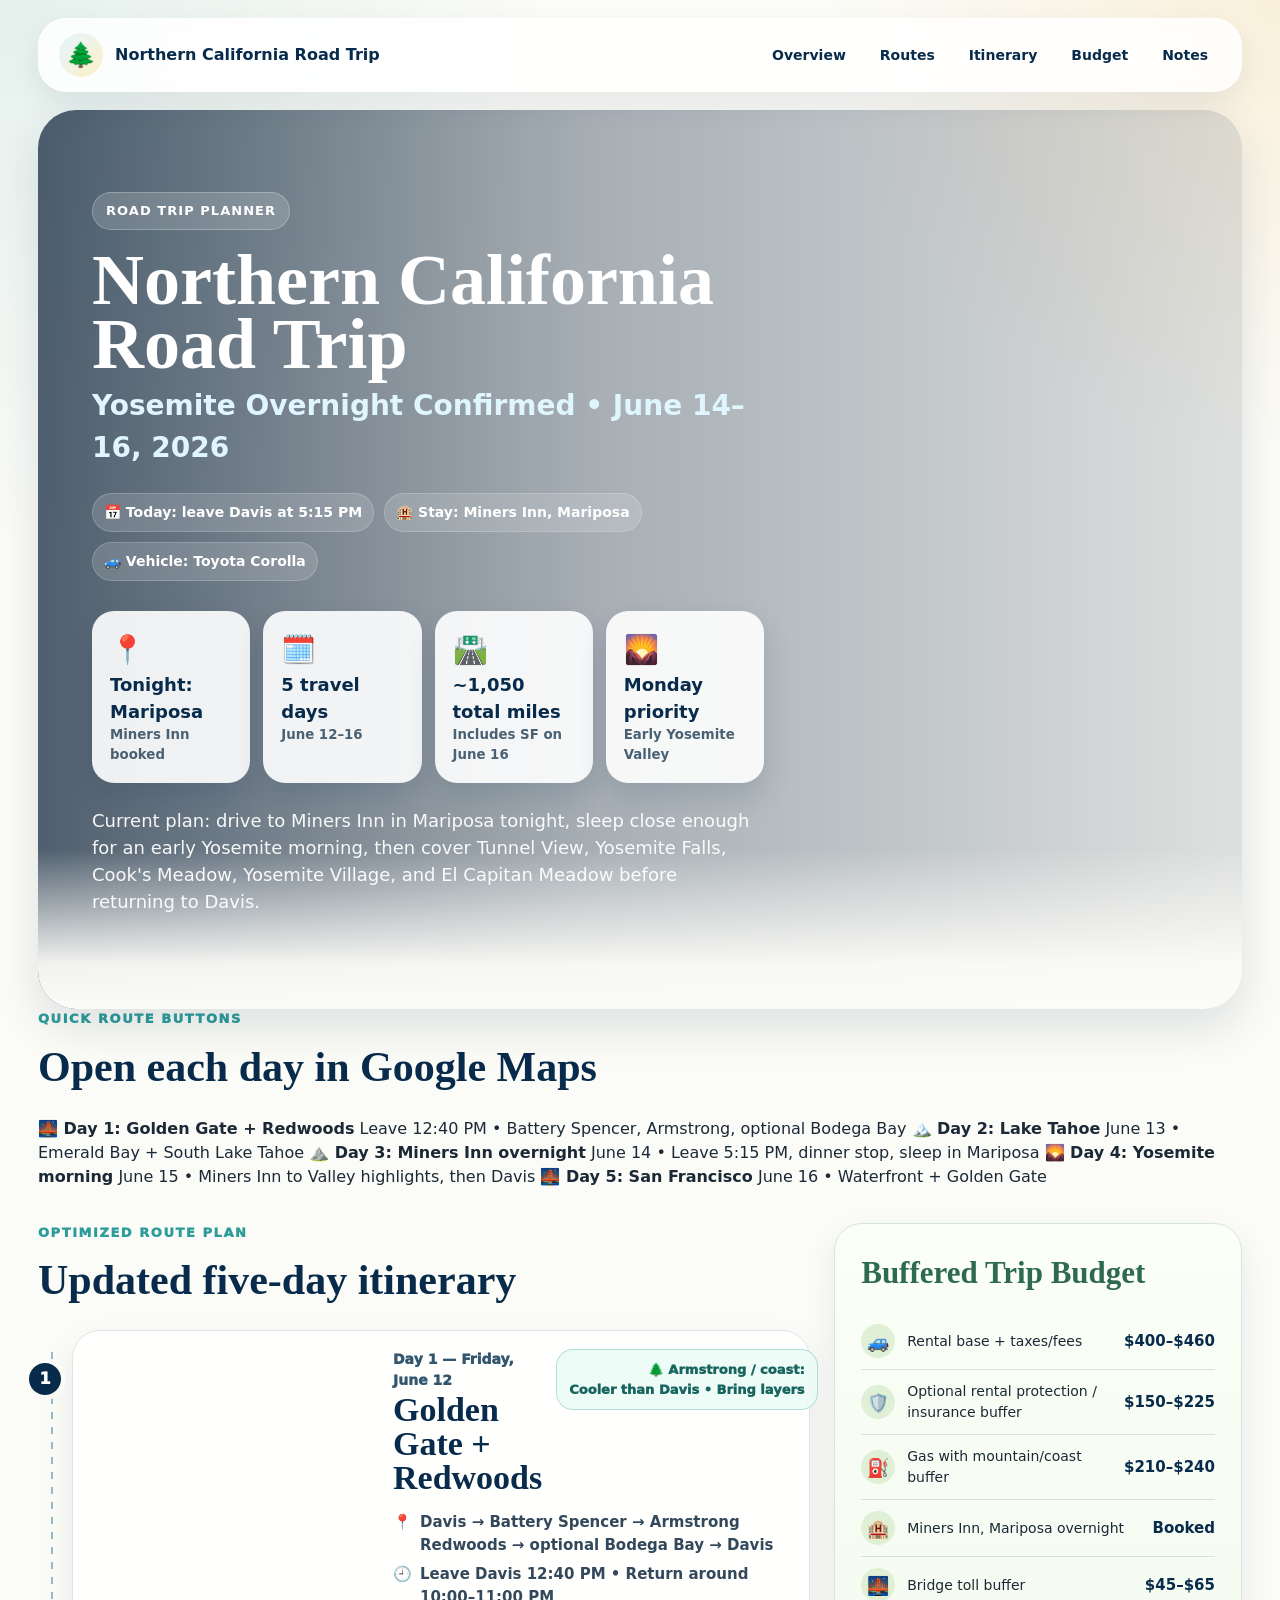
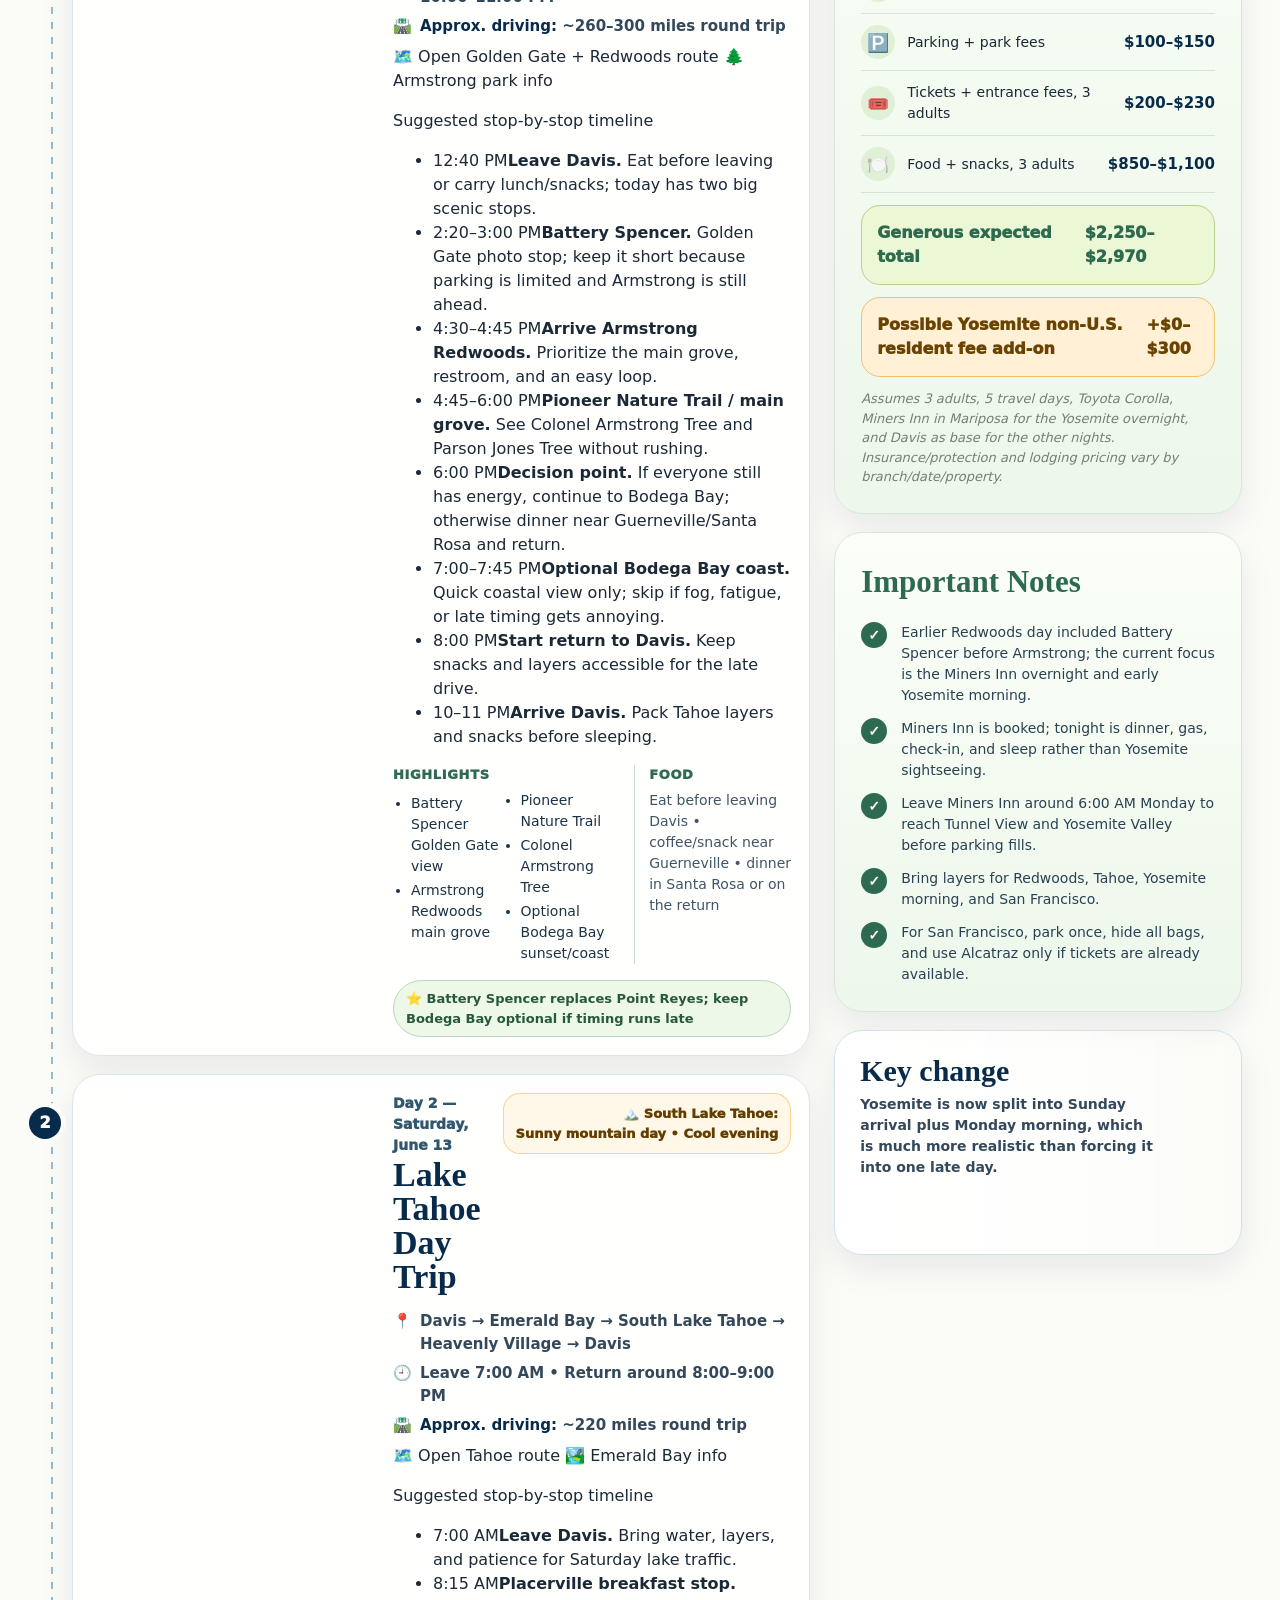
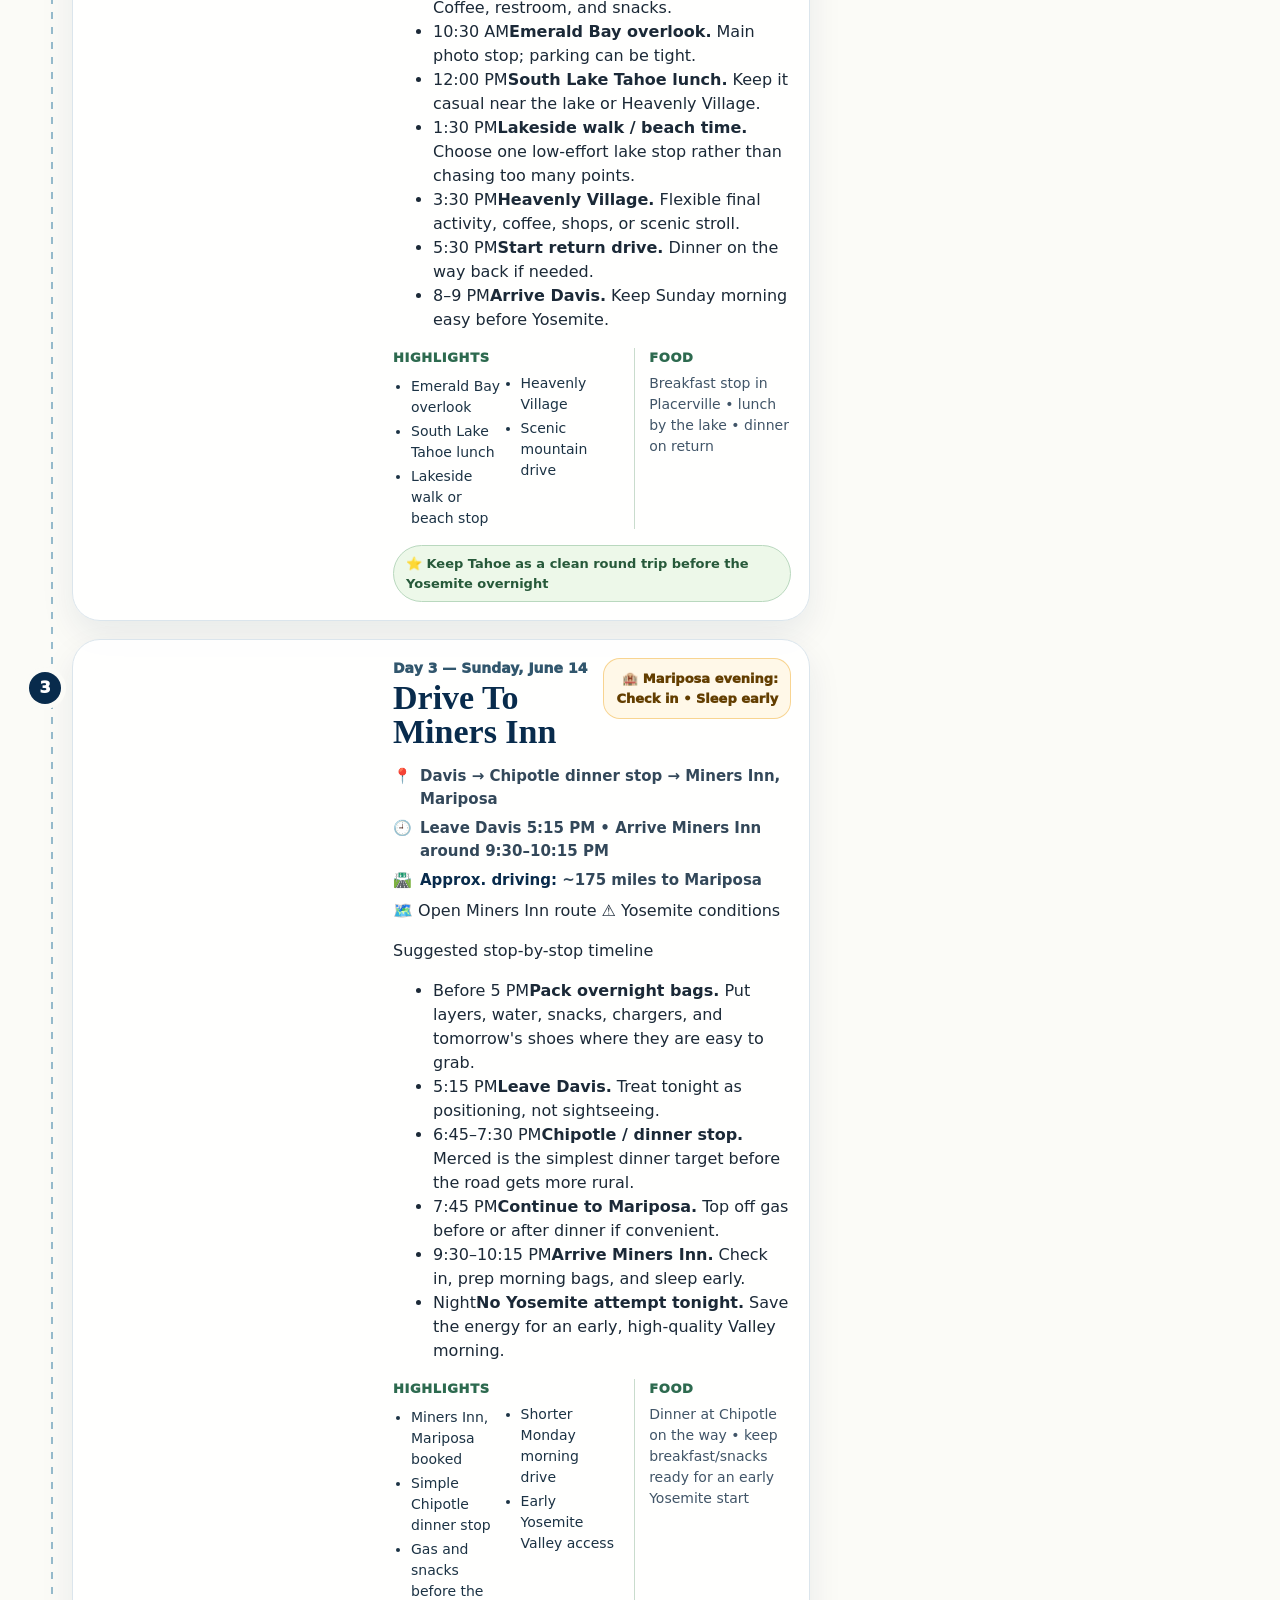
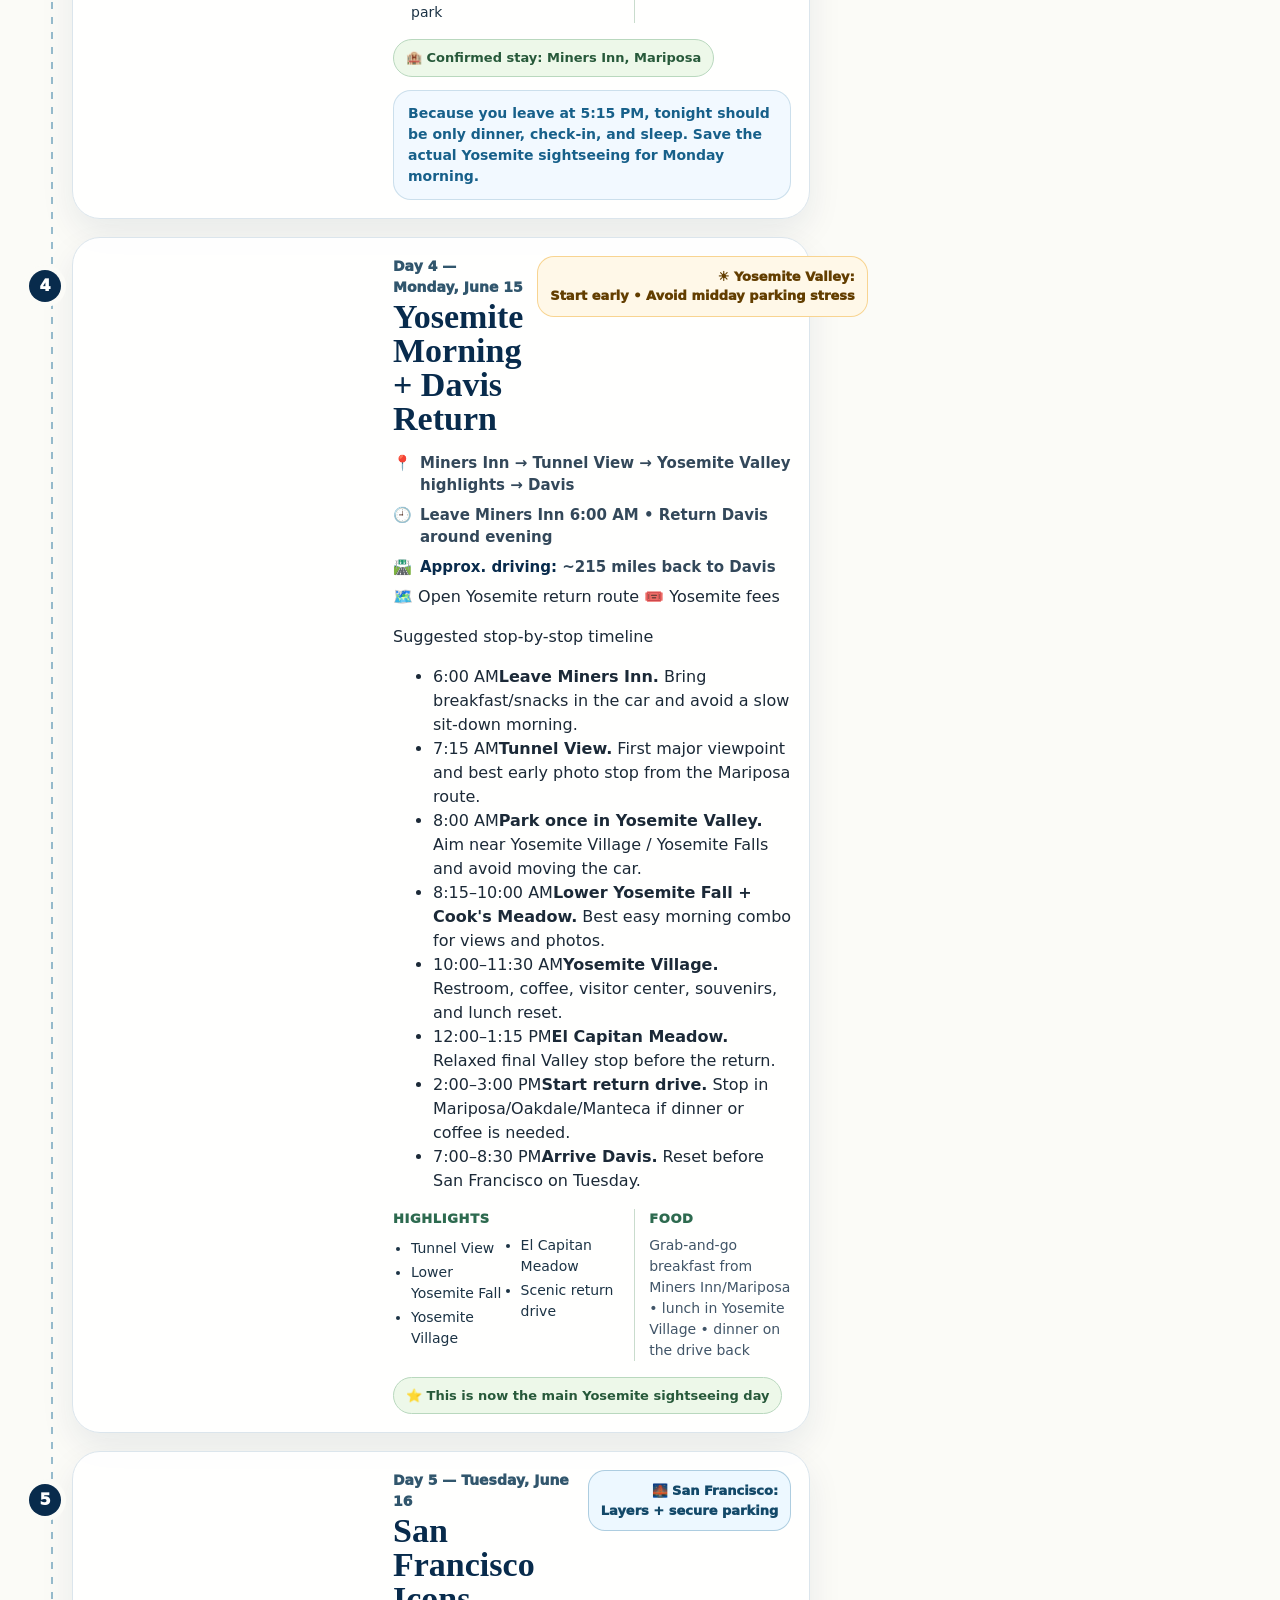
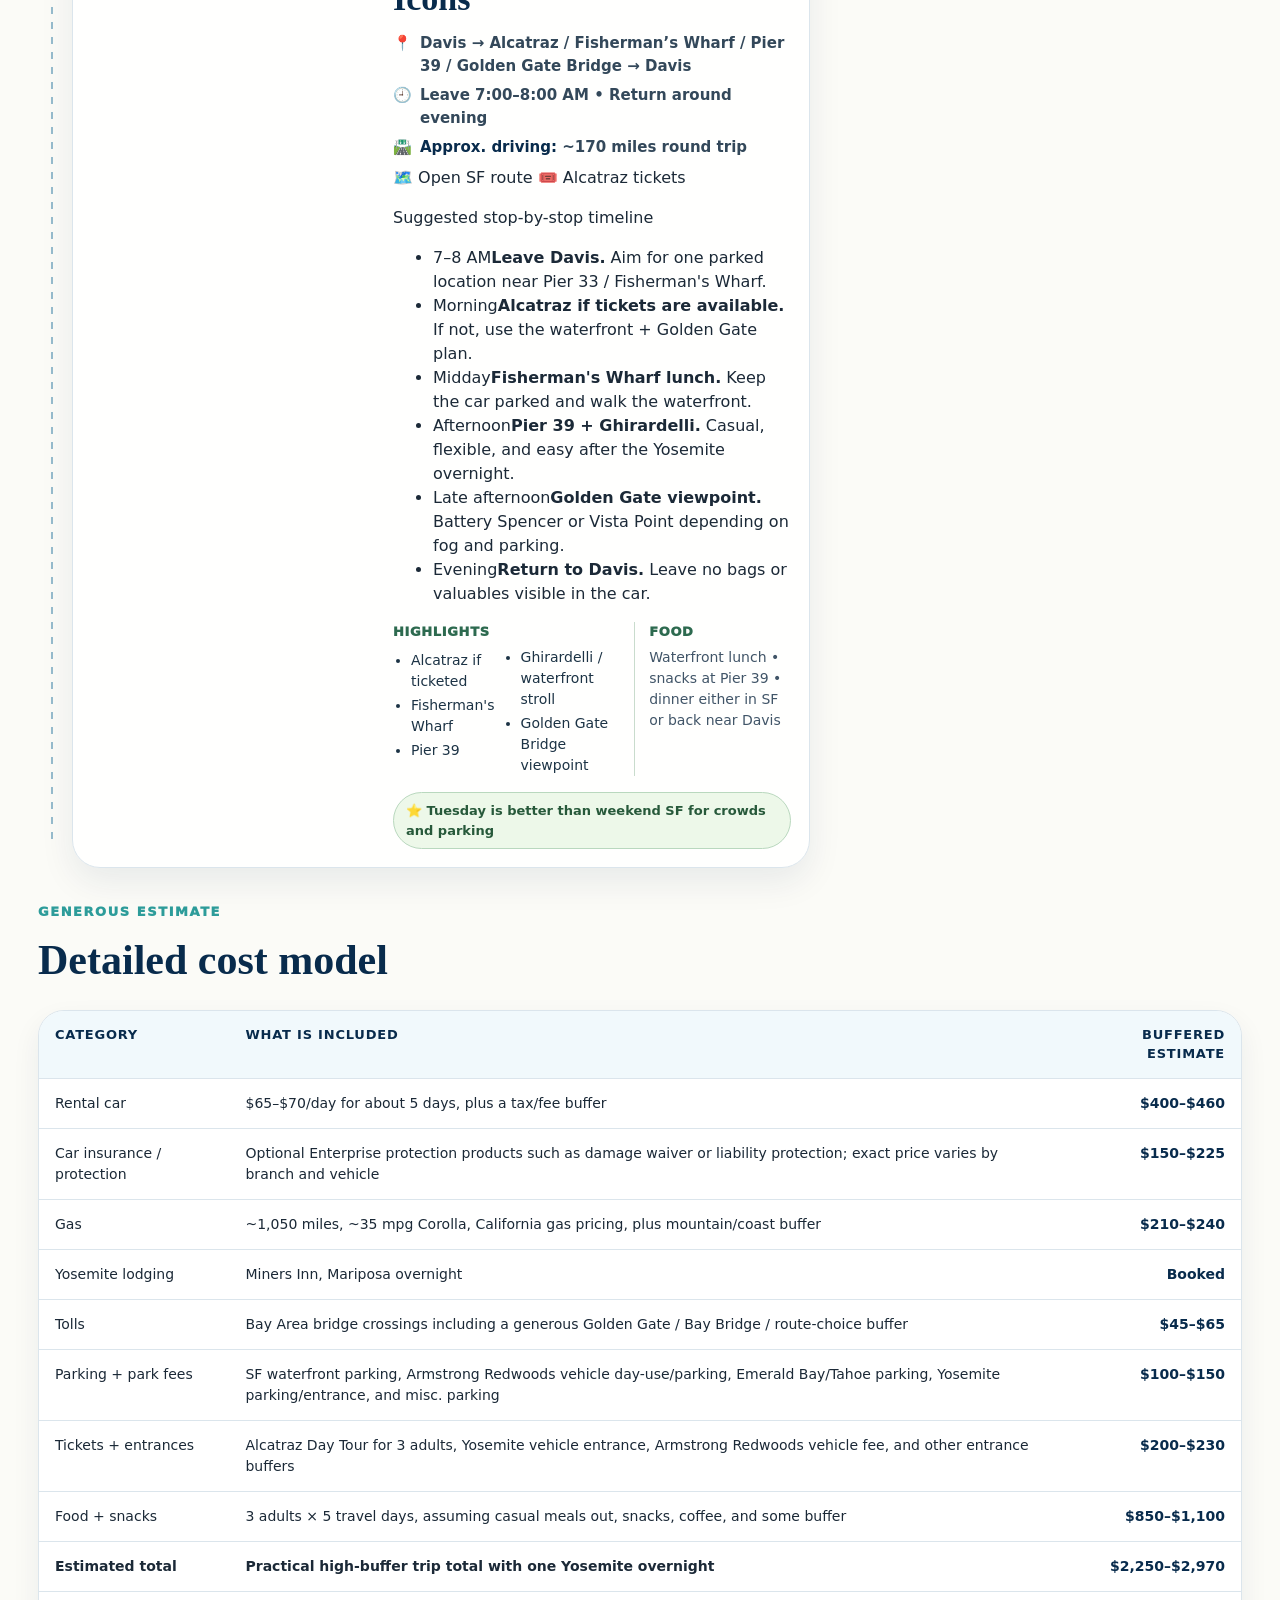
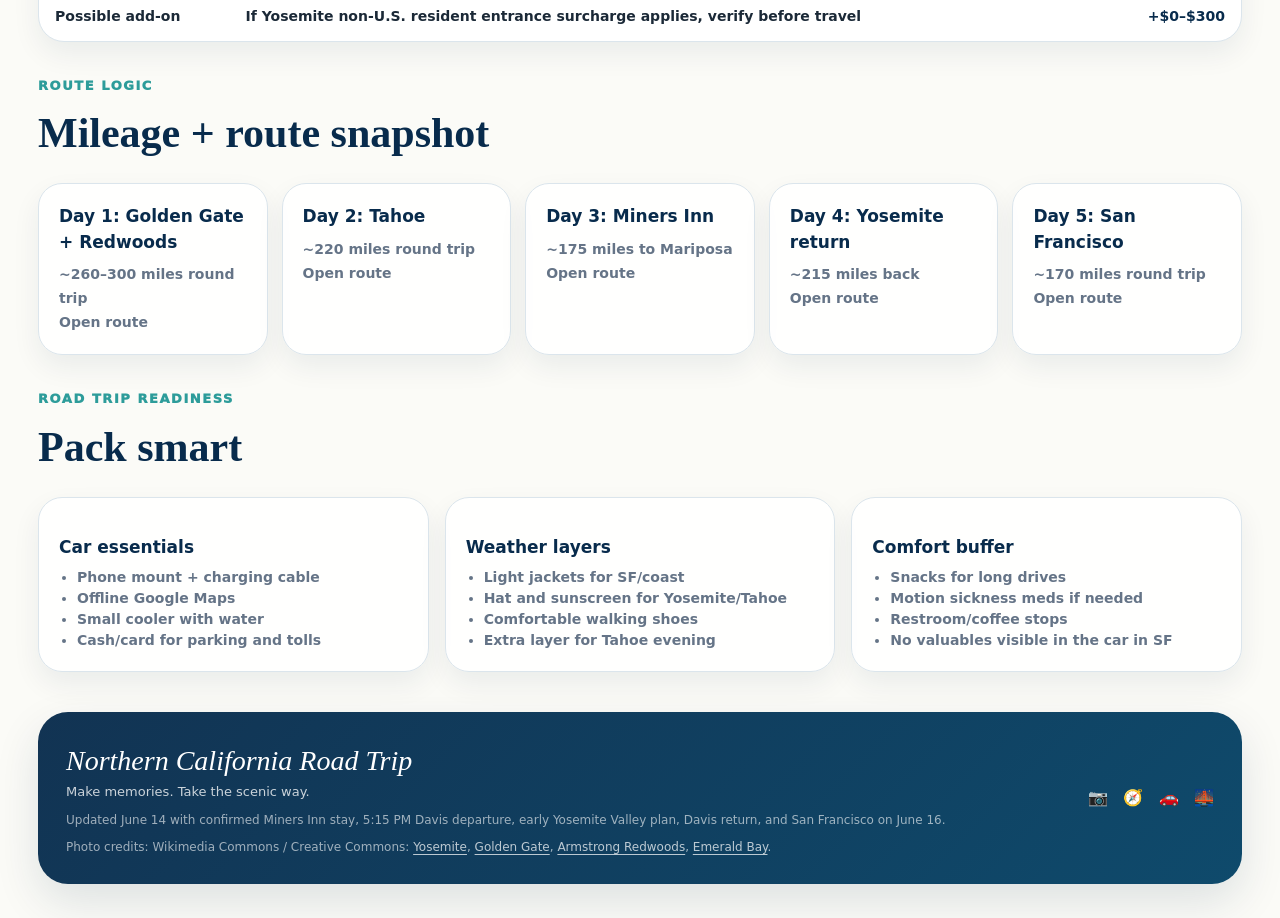
<file: cal-trip/index.html>
<!DOCTYPE html>
<html lang="en">
<head>
  <meta charset="UTF-8" />
  <meta name="viewport" content="width=device-width, initial-scale=1.0" />
  <title>Northern California Road Trip</title>
  <link rel="preconnect" href="https://commons.wikimedia.org" />
  <link rel="preconnect" href="https://upload.wikimedia.org" />
  <style>
    :root {
      --navy:#082b4c; --blue:#176b98; --teal:#2d9c9a; --forest:#2d6a4f; --gold:#f2b84b;
      --paper:#fbfbf7; --ink:#1b2937; --muted:#657487; --line:#dbe5ec;
      --shadow:0 18px 45px rgba(8,43,76,.12);
    }
    * { box-sizing:border-box; }
    html { scroll-behavior:smooth; }
    body {
      margin:0; font-family:Inter, ui-sans-serif, system-ui, -apple-system, BlinkMacSystemFont, "Segoe UI", sans-serif;
      color:var(--ink);
      background:
        radial-gradient(circle at top left, rgba(45,156,154,.11), transparent 34rem),
        radial-gradient(circle at top right, rgba(242,184,75,.16), transparent 28rem),
        var(--paper);
      line-height:1.5;
    }
    a { color:inherit; text-decoration:none; }
    .page { max-width:1240px; margin:auto; padding:18px; }
    .nav {
      position:sticky; top:14px; z-index:40; display:flex; justify-content:space-between; align-items:center; gap:16px;
      padding:14px 20px; border-radius:28px; background:rgba(255,255,255,.86);
      border:1px solid rgba(255,255,255,.8); backdrop-filter:blur(18px); box-shadow:0 12px 30px rgba(8,43,76,.08);
    }
    .brand { display:flex; align-items:center; gap:12px; font-weight:900; color:var(--navy); }
    .brand-mark {
      width:44px; height:44px; display:grid; place-items:center; border-radius:50%;
      background:linear-gradient(135deg,#e4f5ff,#fef0c7); font-size:24px;
    }
    .nav-links { display:flex; gap:8px; flex-wrap:wrap; }
    .nav-links a { padding:9px 13px; border-radius:999px; font-size:14px; font-weight:800; color:var(--navy); }
    .nav-links a:hover { background:#edf7fb; }

    .hero {
      position:relative; overflow:hidden; min-height:620px; margin-top:18px; border-radius:38px; box-shadow:var(--shadow);
      background:
        linear-gradient(90deg, rgba(6,28,52,.70), rgba(6,28,52,.35) 45%, rgba(6,28,52,.12)),
        url('https://commons.wikimedia.org/wiki/Special:FilePath/Tunnel_View%2C_Yosemite_Valley%2C_Yosemite_NP_-_Diliff.jpg?width=1800') center/cover no-repeat;
      color:#fff;
    }
    .hero::after {
      content:""; position:absolute; inset:auto 0 0 0; height:160px;
      background:linear-gradient(180deg, transparent, rgba(251,251,247,.95) 72%, var(--paper));
    }
    .hero-content { position:relative; z-index:2; max-width:780px; padding:82px 54px 76px; }
    .eyebrow {
      display:inline-flex; gap:8px; padding:8px 13px; border-radius:999px;
      background:rgba(255,255,255,.16); border:1px solid rgba(255,255,255,.25); backdrop-filter:blur(12px);
      font-size:13px; font-weight:900; text-transform:uppercase; letter-spacing:.08em;
    }
    h1 {
      margin:18px 0 8px; font-family:Georgia, "Times New Roman", serif;
      font-size:72px; line-height:.9; letter-spacing:0;
    }
    .subtitle { margin:0; font-size:28px; font-weight:900; color:#dff6ff; }
    .micro { display:flex; flex-wrap:wrap; gap:10px; margin:24px 0 24px; font-size:14px; }
    .micro span {
      display:inline-flex; gap:7px; padding:8px 11px; border-radius:999px;
      background:rgba(255,255,255,.15); border:1px solid rgba(255,255,255,.18); backdrop-filter:blur(10px);
      font-weight:760;
    }
    .summary {
      display:grid; grid-template-columns:repeat(4,1fr); gap:13px; margin-top:30px;
    }
    .summary-card {
      min-height:118px; padding:18px; border-radius:22px; background:rgba(255,255,255,.9); color:var(--navy);
      box-shadow:0 14px 30px rgba(8,43,76,.14);
    }
    .summary-card .icon { font-size:28px; }
    .summary-card strong { display:block; font-size:18px; }
    .summary-card small { display:block; color:#496173; font-weight:750; }
    .hero-note { max-width:750px; margin-top:24px; font-size:18px; color:rgba(255,255,255,.94); }

    section { scroll-margin-top:100px; }
    .main { display:grid; grid-template-columns:1.78fr .94fr; gap:24px; margin-top:34px; align-items:start; }
    .kicker { margin:0 0 7px; color:var(--teal); font-size:13px; font-weight:950; letter-spacing:.12em; text-transform:uppercase; }
    .section-title {
      margin:0 0 18px; color:var(--navy); font-family:Georgia, "Times New Roman", serif;
      font-size:42px; letter-spacing:0;
    }

    .timeline { position:relative; display:grid; gap:18px; padding-left:34px; }
    .timeline::before {
      content:""; position:absolute; left:13px; top:22px; bottom:22px; width:2px;
      background:repeating-linear-gradient(to bottom, rgba(23,107,152,.44) 0 7px, transparent 7px 15px);
    }

    .day {
      position:relative; display:grid; grid-template-columns:minmax(280px, 34%) 1fr; gap:22px;
      padding:18px; border:1px solid var(--line); border-radius:28px; background:rgba(255,255,255,.92);
      box-shadow:0 14px 34px rgba(8,43,76,.08);
    }
    .num {
      position:absolute; left:-44px; top:32px; width:32px; height:32px; display:grid; place-items:center;
      border-radius:50%; background:var(--navy); color:#fff; font-weight:950; box-shadow:0 0 0 5px var(--paper);
    }
    .photo {
      width:100%; aspect-ratio:4 / 3; align-self:start; border-radius:22px; background-size:cover; background-position:center;
      box-shadow:inset 0 0 0 1px rgba(255,255,255,.35);
      filter:saturate(1.06) contrast(1.04);
      background-repeat:no-repeat;
    }
    .photo-yosemite { background-image:url('https://commons.wikimedia.org/wiki/Special:FilePath/Tunnel_View%2C_Yosemite_Valley%2C_Yosemite_NP_-_Diliff.jpg?width=2200'); }
    .photo-sf { background-image:url('https://commons.wikimedia.org/wiki/Special:FilePath/Golden_Gate_Bridge_as_seen_from_Battery_East.jpg?width=2200'); }
    .photo-coast { background-image:url('https://commons.wikimedia.org/wiki/Special:FilePath/Armstrong_Redwoods_State_Natural_Reserve_-_02.jpg?width=2200'); background-position:center 42%; }
    .photo-tahoe { background-image:url('https://commons.wikimedia.org/wiki/Special:FilePath/Emerald_Bay%2C_Lake_Tahoe%2C_Nevada_%2821560966962%29.jpg?width=2200'); }

    .day-top { display:flex; justify-content:space-between; align-items:flex-start; gap:14px; margin-bottom:8px; }
    .date { color:#31566d; font-size:14px; font-weight:950; }
    .day-title {
      margin:2px 0 8px; color:var(--navy); font-family:Georgia, "Times New Roman", serif;
      font-size:34px; line-height:1; letter-spacing:0;
    }
    .weather {
      flex:0 0 auto; padding:10px 12px; border-radius:17px; border:1px solid rgba(242,184,75,.55);
      background:#fff8e8; color:#633e00; font-size:13px; font-weight:950; text-align:right;
    }
    .weather.blue { border-color:rgba(23,107,152,.3); background:#edf8ff; color:#134969; }
    .weather.teal { border-color:rgba(45,156,154,.3); background:#eefcf8; color:#18645e; }

    .route,.time,.miles {
      display:flex; gap:8px; margin:7px 0; color:#33485a; font-size:15px; font-weight:760;
    }
    .miles strong { color:var(--navy); }
    .details { display:grid; grid-template-columns:1.35fr .95fr; gap:18px; margin-top:15px; }
    .label { margin:0 0 6px; color:var(--forest); font-size:13px; font-weight:950; letter-spacing:.05em; text-transform:uppercase; }
    .highlights { columns:2; padding-left:18px; margin:0; color:#1c3345; font-size:14px; }
    .highlights li { break-inside:avoid; margin:3px 0; }
    .food { border-left:1px solid #c9dccd; padding-left:14px; color:#415568; font-size:14px; }
    .pill-row { display:flex; flex-wrap:wrap; gap:9px; margin-top:16px; }
    .pill {
      display:inline-flex; gap:7px; padding:8px 12px; border-radius:999px; border:1px solid #b9d8be;
      background:#edf8e9; color:#27593a; font-size:13px; font-weight:850;
    }
    .callout {
      margin-top:13px; padding:12px 14px; border-radius:18px; border:1px solid rgba(23,107,152,.18);
      background:#f2f9ff; color:#17608a; font-size:14px; font-weight:800;
    }

    .sidebar { position:sticky; top:96px; display:grid; gap:18px; }
    .side {
      border:1px solid #d6e6d8; border-radius:28px; background:linear-gradient(180deg,#fbfff7,#edf7eb);
      box-shadow:0 14px 34px rgba(8,43,76,.08); overflow:hidden;
    }
    .side-inner { padding:26px; }
    .side h3 {
      margin:0 0 17px; color:var(--forest); font-family:Georgia, "Times New Roman", serif;
      font-size:31px; letter-spacing:0;
    }
    .budget-row {
      display:grid; grid-template-columns:34px 1fr auto; gap:12px; align-items:center;
      padding:11px 0; border-bottom:1px solid rgba(45,106,79,.16); font-size:14px;
    }
    .budget-row:first-child { padding-top:0; }
    .budget-row strong { color:var(--navy); font-size:15px; text-align:right; }
    .round { display:grid; place-items:center; width:34px; height:34px; border-radius:50%; background:#dff0d6; font-size:18px; }
    .total {
      margin-top:12px; padding:15px; border:1px solid #b8d18d; border-radius:19px;
      background:#ecf7d5; color:var(--forest); font-weight:950; display:flex; justify-content:space-between; gap:14px;
    }
    .warning-total { background:#fff0d6; border-color:#f3c16a; color:#6b4300; }
    .muted { margin:12px 0 0; color:#748071; font-size:13px; font-style:italic; }

    .check-list { display:grid; gap:12px; padding:0; margin:0; list-style:none; }
    .check-list li { display:grid; grid-template-columns:30px 1fr; gap:10px; color:#284153; font-size:14px; }
    .check { display:grid; place-items:center; width:26px; height:26px; border-radius:50%; background:var(--forest); color:white; font-weight:950; }

    .swap {
      min-height:225px; border-radius:28px; overflow:hidden; border:1px solid #cde1ef;
      background:
        linear-gradient(90deg, rgba(255,255,255,.94), rgba(255,255,255,.75) 50%, rgba(255,255,255,.15)),
        url('https://commons.wikimedia.org/wiki/Special:FilePath/Tunnel_View%2C_Yosemite_Valley%2C_Yosemite_NP_-_Diliff.jpg?width=1200') center/cover no-repeat;
      box-shadow:0 14px 34px rgba(8,43,76,.08); padding:25px;
    }
    .swap h3,.swap p { max-width:300px; }
    .swap h3 {
      margin:0 0 8px; color:var(--navy); font-family:Georgia, "Times New Roman", serif;
      font-size:30px; line-height:1;
    }
    .swap p { margin:0; color:#33485a; font-size:14px; font-weight:750; }

    .budget-detail,.packing { margin-top:34px; }
    .grid4 { display:grid; grid-template-columns:repeat(auto-fit,minmax(180px,1fr)); gap:14px; }
    .grid3 { display:grid; grid-template-columns:repeat(3,1fr); gap:16px; }
    .mini,.pack {
      padding:20px; border-radius:24px; border:1px solid var(--line); background:rgba(255,255,255,.9);
      box-shadow:0 12px 28px rgba(8,43,76,.07);
    }
    .mini strong,.pack h3 { display:block; color:var(--navy); font-size:17px; margin-bottom:7px; }
    .mini span,.pack li { color:var(--muted); font-size:14px; font-weight:750; }
    .pack ul { margin:0; padding-left:18px; }

    .cost-table {
      overflow:hidden; border:1px solid var(--line); border-radius:26px; background:white;
      box-shadow:0 12px 28px rgba(8,43,76,.07);
    }
    table { width:100%; border-collapse:collapse; font-size:14px; }
    th,td { padding:14px 16px; border-bottom:1px solid var(--line); text-align:left; vertical-align:top; }
    th { background:#f1f9fc; color:var(--navy); font-size:13px; text-transform:uppercase; letter-spacing:.06em; }
    tr:last-child td { border-bottom:0; }
    .right { text-align:right !important; font-weight:900; color:var(--navy); }

    footer {
      margin:40px 0 16px; padding:28px; border-radius:30px;
      background:linear-gradient(135deg, rgba(8,43,76,.96), rgba(5,67,102,.96));
      color:white; display:flex; justify-content:space-between; align-items:center; gap:20px; box-shadow:var(--shadow);
    }
    footer p { margin:0; color:rgba(255,255,255,.78); font-size:13px; }
    .footer-title { font-family:Georgia, "Times New Roman", serif; font-size:28px; font-style:italic; }
    .source { margin-top:9px; color:rgba(255,255,255,.6); font-size:12px; }
    .source a { color:rgba(255,255,255,.72); text-decoration:underline; text-underline-offset:3px; }

    @media (max-width:1000px) {
      .summary,.grid4 { grid-template-columns:repeat(2,1fr); }
      .main { grid-template-columns:1fr; }
      .sidebar { position:static; }
      .day { grid-template-columns:minmax(220px, 32%) 1fr; }
      .grid3 { grid-template-columns:1fr; }
    }
    @media (max-width:720px) {
      .page { padding:10px; }
      .nav { position:relative; top:0; flex-direction:column; align-items:flex-start; }
      .hero { min-height:auto; border-radius:28px; }
      .hero-content { padding:50px 22px 56px; }
      h1 { font-size:52px; }
      .subtitle { font-size:22px; }
      .section-title { font-size:34px; }
      .summary,.grid4 { grid-template-columns:1fr; }
      .timeline { padding-left:0; }
      .timeline::before,.num { display:none; }
      .day { grid-template-columns:1fr; }
      .photo { aspect-ratio:16 / 10; }
      .day-top,.details { display:grid; grid-template-columns:1fr; }
      .weather { text-align:left; }
      .highlights { columns:1; }
      footer { flex-direction:column; align-items:flex-start; }
    }
  </style>
</head>
<body>
  <div class="page">
    <nav class="nav">
      <a href="#overview" class="brand"><span class="brand-mark">🌲</span><span>Northern California Road Trip</span></a>
      <div class="nav-links">
        <a href="#overview">Overview</a>
        <a href="#quick-routes">Routes</a>
        <a href="#itinerary">Itinerary</a>
        <a href="#budget">Budget</a>
        <a href="#notes">Notes</a>
      </div>
    </nav>

    <header class="hero" id="overview">
      <div class="hero-content">
        <span class="eyebrow">Road trip planner</span>
        <h1>Northern California<br>Road Trip</h1>
        <p class="subtitle">Yosemite Overnight Confirmed • June 14–16, 2026</p>
        <div class="micro">
          <span>📅 Today: leave Davis at 5:15 PM</span>
          <span>🏨 Stay: Miners Inn, Mariposa</span>
          <span>🚙 Vehicle: Toyota Corolla</span>
        </div>
        <div class="summary">
          <div class="summary-card"><span class="icon">📍</span><strong>Tonight: Mariposa</strong><small>Miners Inn booked</small></div>
          <div class="summary-card"><span class="icon">🗓️</span><strong>5 travel days</strong><small>June 12–16</small></div>
          <div class="summary-card"><span class="icon">🛣️</span><strong>~1,050 total miles</strong><small>Includes SF on June 16</small></div>
          <div class="summary-card"><span class="icon">🌄</span><strong>Monday priority</strong><small>Early Yosemite Valley</small></div>
        </div>
        <p class="hero-note">Current plan: drive to Miners Inn in Mariposa tonight, sleep close enough for an early Yosemite morning, then cover Tunnel View, Yosemite Falls, Cook's Meadow, Yosemite Village, and El Capitan Meadow before returning to Davis.</p>
      </div>
    </header>


    <section class="route-panel" id="quick-routes">
      <p class="kicker">Quick route buttons</p>
      <h2 class="section-title">Open each day in Google Maps</h2>
      <div class="route-button-grid">
        <a class="big-route-btn" href="https://www.google.com/maps/dir/Davis,+CA/Battery+Spencer,+Conzelman+Rd,+Sausalito,+CA/Armstrong+Redwoods+State+Natural+Reserve,+17000+Armstrong+Woods+Rd,+Guerneville,+CA/Bodega+Bay,+CA/Davis,+CA" target="_blank" rel="noopener">
          <strong>🌉 Day 1: Golden Gate + Redwoods</strong>
          <span>Leave 12:40 PM • Battery Spencer, Armstrong, optional Bodega Bay</span>
        </a>
        <a class="big-route-btn" href="https://www.google.com/maps/dir/Davis,+CA/Emerald+Bay+State+Park,+California/South+Lake+Tahoe,+CA/Heavenly+Village,+South+Lake+Tahoe,+CA/Davis,+CA" target="_blank" rel="noopener">
          <strong>🏔️ Day 2: Lake Tahoe</strong>
          <span>June 13 • Emerald Bay + South Lake Tahoe</span>
        </a>
        <a class="big-route-btn" href="https://www.google.com/maps/dir/Davis,+CA/Chipotle,+Merced,+CA/Miners+Inn,+Mariposa,+CA" target="_blank" rel="noopener">
          <strong>⛰️ Day 3: Miners Inn overnight</strong>
          <span>June 14 • Leave 5:15 PM, dinner stop, sleep in Mariposa</span>
        </a>
        <a class="big-route-btn" href="https://www.google.com/maps/dir/Miners+Inn,+Mariposa,+CA/Tunnel+View,+Yosemite+National+Park/Lower+Yosemite+Fall,+Yosemite+National+Park/Cook's+Meadow+Loop,+Yosemite+National+Park/Yosemite+Village,+CA/El+Capitan+Meadow,+Yosemite+National+Park/Davis,+CA" target="_blank" rel="noopener">
          <strong>🌄 Day 4: Yosemite morning</strong>
          <span>June 15 • Miners Inn to Valley highlights, then Davis</span>
        </a>
        <a class="big-route-btn" href="https://www.google.com/maps/dir/Davis,+CA/Pier+33+Alcatraz+Landing,+San+Francisco,+CA/Fisherman's+Wharf,+San+Francisco,+CA/Pier+39,+San+Francisco,+CA/Golden+Gate+Bridge+Vista+Point,+San+Francisco,+CA/Davis,+CA" target="_blank" rel="noopener">
          <strong>🌉 Day 5: San Francisco</strong>
          <span>June 16 • Waterfront + Golden Gate</span>
        </a>
      </div>
    </section>


    <main class="main">
      <section id="itinerary">
        <p class="kicker">Optimized route plan</p>
        <h2 class="section-title">Updated five-day itinerary</h2>

        <div class="timeline">
          <article class="day">
            <div class="num">1</div>
            <div class="photo photo-coast" aria-label="Armstrong Redwoods photo"></div>
            <div>
              <div class="day-top">
                <div>
                  <div class="date">Day 1 — Friday, June 12</div>
                  <h2 class="day-title">Golden Gate + Redwoods</h2>
                </div>
                <div class="weather teal">🌲 Armstrong / coast:<br>Cooler than Davis • Bring layers</div>
              </div>
              <div class="route">📍 <span>Davis → Battery Spencer → Armstrong Redwoods → optional Bodega Bay → Davis</span></div>
              <div class="time">🕘 <span>Leave Davis 12:40 PM • Return around 10:00–11:00 PM</span></div>
              <div class="miles">🛣️ <span><strong>Approx. driving:</strong> ~260–300 miles round trip</span></div>
              <div class="action-row">
                <a class="map-btn" href="https://www.google.com/maps/dir/Davis,+CA/Battery+Spencer,+Conzelman+Rd,+Sausalito,+CA/Armstrong+Redwoods+State+Natural+Reserve,+17000+Armstrong+Woods+Rd,+Guerneville,+CA/Bodega+Bay,+CA/Davis,+CA" target="_blank" rel="noopener">🗺️ Open Golden Gate + Redwoods route</a>
                <a class="map-btn secondary" href="https://www.parks.ca.gov/?page_id=450" target="_blank" rel="noopener">🌲 Armstrong park info</a>
              </div>
              <div class="stop-timeline">
                <p class="stop-timeline-title">Suggested stop-by-stop timeline</p>
                <ul class="stop-list">
                  <li><span class="stop-time">12:40 PM</span><span class="stop-text"><strong>Leave Davis.</strong> Eat before leaving or carry lunch/snacks; today has two big scenic stops.</span></li>
                  <li><span class="stop-time">2:20–3:00 PM</span><span class="stop-text"><strong>Battery Spencer.</strong> Golden Gate photo stop; keep it short because parking is limited and Armstrong is still ahead.</span></li>
                  <li><span class="stop-time">4:30–4:45 PM</span><span class="stop-text"><strong>Arrive Armstrong Redwoods.</strong> Prioritize the main grove, restroom, and an easy loop.</span></li>
                  <li><span class="stop-time">4:45–6:00 PM</span><span class="stop-text"><strong>Pioneer Nature Trail / main grove.</strong> See Colonel Armstrong Tree and Parson Jones Tree without rushing.</span></li>
                  <li><span class="stop-time">6:00 PM</span><span class="stop-text"><strong>Decision point.</strong> If everyone still has energy, continue to Bodega Bay; otherwise dinner near Guerneville/Santa Rosa and return.</span></li>
                  <li><span class="stop-time">7:00–7:45 PM</span><span class="stop-text"><strong>Optional Bodega Bay coast.</strong> Quick coastal view only; skip if fog, fatigue, or late timing gets annoying.</span></li>
                  <li><span class="stop-time">8:00 PM</span><span class="stop-text"><strong>Start return to Davis.</strong> Keep snacks and layers accessible for the late drive.</span></li>
                  <li><span class="stop-time">10–11 PM</span><span class="stop-text"><strong>Arrive Davis.</strong> Pack Tahoe layers and snacks before sleeping.</span></li>
                </ul>
              </div>

              <div class="details">
                <div>
                  <p class="label">Highlights</p>
                  <ul class="highlights">
                    <li>Battery Spencer Golden Gate view</li>
                    <li>Armstrong Redwoods main grove</li>
                    <li>Pioneer Nature Trail</li>
                    <li>Colonel Armstrong Tree</li>
                    <li>Optional Bodega Bay sunset/coast</li>
                  </ul>
                </div>
                <div class="food">
                  <p class="label">Food</p>
                  Eat before leaving Davis • coffee/snack near Guerneville • dinner in Santa Rosa or on the return
                </div>
              </div>

              <div class="pill-row">
                <span class="pill">⭐ Battery Spencer replaces Point Reyes; keep Bodega Bay optional if timing runs late</span>
              </div>
            </div>
          </article>

          <article class="day">
            <div class="num">2</div>
            <div class="photo photo-tahoe" aria-label="Emerald Bay Lake Tahoe photo"></div>
            <div>
              <div class="day-top">
                <div>
                  <div class="date">Day 2 — Saturday, June 13</div>
                  <h2 class="day-title">Lake Tahoe Day Trip</h2>
                </div>
                <div class="weather">🏔️ South Lake Tahoe:<br>Sunny mountain day • Cool evening</div>
              </div>
              <div class="route">📍 <span>Davis → Emerald Bay → South Lake Tahoe → Heavenly Village → Davis</span></div>
              <div class="time">🕘 <span>Leave 7:00 AM • Return around 8:00–9:00 PM</span></div>
              <div class="miles">🛣️ <span><strong>Approx. driving:</strong> ~220 miles round trip</span></div>
              <div class="action-row">
                <a class="map-btn" href="https://www.google.com/maps/dir/Davis,+CA/Emerald+Bay+State+Park,+California/South+Lake+Tahoe,+CA/Heavenly+Village,+South+Lake+Tahoe,+CA/Davis,+CA" target="_blank" rel="noopener">🗺️ Open Tahoe route</a>
                <a class="map-btn secondary" href="https://www.parks.ca.gov/?page_id=506" target="_blank" rel="noopener">🏞️ Emerald Bay info</a>
              </div>
              <div class="stop-timeline">
                <p class="stop-timeline-title">Suggested stop-by-stop timeline</p>
                <ul class="stop-list">
                  <li><span class="stop-time">7:00 AM</span><span class="stop-text"><strong>Leave Davis.</strong> Bring water, layers, and patience for Saturday lake traffic.</span></li>
                  <li><span class="stop-time">8:15 AM</span><span class="stop-text"><strong>Placerville breakfast stop.</strong> Coffee, restroom, and snacks.</span></li>
                  <li><span class="stop-time">10:30 AM</span><span class="stop-text"><strong>Emerald Bay overlook.</strong> Main photo stop; parking can be tight.</span></li>
                  <li><span class="stop-time">12:00 PM</span><span class="stop-text"><strong>South Lake Tahoe lunch.</strong> Keep it casual near the lake or Heavenly Village.</span></li>
                  <li><span class="stop-time">1:30 PM</span><span class="stop-text"><strong>Lakeside walk / beach time.</strong> Choose one low-effort lake stop rather than chasing too many points.</span></li>
                  <li><span class="stop-time">3:30 PM</span><span class="stop-text"><strong>Heavenly Village.</strong> Flexible final activity, coffee, shops, or scenic stroll.</span></li>
                  <li><span class="stop-time">5:30 PM</span><span class="stop-text"><strong>Start return drive.</strong> Dinner on the way back if needed.</span></li>
                  <li><span class="stop-time">8–9 PM</span><span class="stop-text"><strong>Arrive Davis.</strong> Keep Sunday morning easy before Yosemite.</span></li>
                </ul>
              </div>

              <div class="details">
                <div>
                  <p class="label">Highlights</p>
                  <ul class="highlights">
                    <li>Emerald Bay overlook</li>
                    <li>South Lake Tahoe lunch</li>
                    <li>Lakeside walk or beach stop</li>
                    <li>Heavenly Village</li>
                    <li>Scenic mountain drive</li>
                  </ul>
                </div>
                <div class="food">
                  <p class="label">Food</p>
                  Breakfast stop in Placerville • lunch by the lake • dinner on return
                </div>
              </div>

              <div class="pill-row">
                <span class="pill">⭐ Keep Tahoe as a clean round trip before the Yosemite overnight</span>
              </div>
            </div>
          </article>

          <article class="day">
            <div class="num">3</div>
            <div class="photo photo-yosemite" aria-label="Yosemite Valley photo"></div>
            <div>
              <div class="day-top">
                <div>
                  <div class="date">Day 3 — Sunday, June 14</div>
                  <h2 class="day-title">Drive To Miners Inn</h2>
                </div>
                <div class="weather">🏨 Mariposa evening:<br>Check in • Sleep early</div>
              </div>
              <div class="route">📍 <span>Davis → Chipotle dinner stop → Miners Inn, Mariposa</span></div>
              <div class="time">🕘 <span>Leave Davis 5:15 PM • Arrive Miners Inn around 9:30–10:15 PM</span></div>
              <div class="miles">🛣️ <span><strong>Approx. driving:</strong> ~175 miles to Mariposa</span></div>
              <div class="action-row">
                <a class="map-btn" href="https://www.google.com/maps/dir/Davis,+CA/Chipotle,+Merced,+CA/Miners+Inn,+Mariposa,+CA" target="_blank" rel="noopener">🗺️ Open Miners Inn route</a>
                <a class="map-btn secondary" href="https://www.nps.gov/yose/planyourvisit/conditions.htm" target="_blank" rel="noopener">⚠️ Yosemite conditions</a>
              </div>
              <div class="stop-timeline">
                <p class="stop-timeline-title">Suggested stop-by-stop timeline</p>
                <ul class="stop-list">
                  <li><span class="stop-time">Before 5 PM</span><span class="stop-text"><strong>Pack overnight bags.</strong> Put layers, water, snacks, chargers, and tomorrow's shoes where they are easy to grab.</span></li>
                  <li><span class="stop-time">5:15 PM</span><span class="stop-text"><strong>Leave Davis.</strong> Treat tonight as positioning, not sightseeing.</span></li>
                  <li><span class="stop-time">6:45–7:30 PM</span><span class="stop-text"><strong>Chipotle / dinner stop.</strong> Merced is the simplest dinner target before the road gets more rural.</span></li>
                  <li><span class="stop-time">7:45 PM</span><span class="stop-text"><strong>Continue to Mariposa.</strong> Top off gas before or after dinner if convenient.</span></li>
                  <li><span class="stop-time">9:30–10:15 PM</span><span class="stop-text"><strong>Arrive Miners Inn.</strong> Check in, prep morning bags, and sleep early.</span></li>
                  <li><span class="stop-time">Night</span><span class="stop-text"><strong>No Yosemite attempt tonight.</strong> Save the energy for an early, high-quality Valley morning.</span></li>
                </ul>
              </div>

              <div class="details">
                <div>
                  <p class="label">Highlights</p>
                  <ul class="highlights">
                    <li>Miners Inn, Mariposa booked</li>
                    <li>Simple Chipotle dinner stop</li>
                    <li>Gas and snacks before the park</li>
                    <li>Shorter Monday morning drive</li>
                    <li>Early Yosemite Valley access</li>
                  </ul>
                </div>
                <div class="food">
                  <p class="label">Food</p>
                  Dinner at Chipotle on the way • keep breakfast/snacks ready for an early Yosemite start
                </div>
              </div>

              <div class="pill-row">
                <span class="pill">🏨 Confirmed stay: Miners Inn, Mariposa</span>
              </div>
              <div class="callout">Because you leave at 5:15 PM, tonight should be only dinner, check-in, and sleep. Save the actual Yosemite sightseeing for Monday morning.</div>
            </div>
          </article>

          <article class="day">
            <div class="num">4</div>
            <div class="photo photo-yosemite" aria-label="Yosemite Valley morning photo"></div>
            <div>
              <div class="day-top">
                <div>
                  <div class="date">Day 4 — Monday, June 15</div>
                  <h2 class="day-title">Yosemite Morning + Davis Return</h2>
                </div>
                <div class="weather">☀️ Yosemite Valley:<br>Start early • Avoid midday parking stress</div>
              </div>
              <div class="route">📍 <span>Miners Inn → Tunnel View → Yosemite Valley highlights → Davis</span></div>
              <div class="time">🕘 <span>Leave Miners Inn 6:00 AM • Return Davis around evening</span></div>
              <div class="miles">🛣️ <span><strong>Approx. driving:</strong> ~215 miles back to Davis</span></div>
              <div class="action-row">
                <a class="map-btn" href="https://www.google.com/maps/dir/Miners+Inn,+Mariposa,+CA/Tunnel+View,+Yosemite+National+Park/Lower+Yosemite+Fall,+Yosemite+National+Park/Cook's+Meadow+Loop,+Yosemite+National+Park/Yosemite+Village,+CA/El+Capitan+Meadow,+Yosemite+National+Park/Davis,+CA" target="_blank" rel="noopener">🗺️ Open Yosemite return route</a>
                <a class="map-btn secondary" href="https://www.nps.gov/yose/planyourvisit/fees.htm" target="_blank" rel="noopener">🎟️ Yosemite fees</a>
              </div>
              <div class="stop-timeline">
                <p class="stop-timeline-title">Suggested stop-by-stop timeline</p>
                <ul class="stop-list">
                  <li><span class="stop-time">6:00 AM</span><span class="stop-text"><strong>Leave Miners Inn.</strong> Bring breakfast/snacks in the car and avoid a slow sit-down morning.</span></li>
                  <li><span class="stop-time">7:15 AM</span><span class="stop-text"><strong>Tunnel View.</strong> First major viewpoint and best early photo stop from the Mariposa route.</span></li>
                  <li><span class="stop-time">8:00 AM</span><span class="stop-text"><strong>Park once in Yosemite Valley.</strong> Aim near Yosemite Village / Yosemite Falls and avoid moving the car.</span></li>
                  <li><span class="stop-time">8:15–10:00 AM</span><span class="stop-text"><strong>Lower Yosemite Fall + Cook's Meadow.</strong> Best easy morning combo for views and photos.</span></li>
                  <li><span class="stop-time">10:00–11:30 AM</span><span class="stop-text"><strong>Yosemite Village.</strong> Restroom, coffee, visitor center, souvenirs, and lunch reset.</span></li>
                  <li><span class="stop-time">12:00–1:15 PM</span><span class="stop-text"><strong>El Capitan Meadow.</strong> Relaxed final Valley stop before the return.</span></li>
                  <li><span class="stop-time">2:00–3:00 PM</span><span class="stop-text"><strong>Start return drive.</strong> Stop in Mariposa/Oakdale/Manteca if dinner or coffee is needed.</span></li>
                  <li><span class="stop-time">7:00–8:30 PM</span><span class="stop-text"><strong>Arrive Davis.</strong> Reset before San Francisco on Tuesday.</span></li>
                </ul>
              </div>

              <div class="details">
                <div>
                  <p class="label">Highlights</p>
                  <ul class="highlights">
                    <li>Tunnel View</li>
                    <li>Lower Yosemite Fall</li>
                    <li>Yosemite Village</li>
                    <li>El Capitan Meadow</li>
                    <li>Scenic return drive</li>
                  </ul>
                </div>
                <div class="food">
                  <p class="label">Food</p>
                  Grab-and-go breakfast from Miners Inn/Mariposa • lunch in Yosemite Village • dinner on the drive back
                </div>
              </div>

              <div class="pill-row">
                <span class="pill">⭐ This is now the main Yosemite sightseeing day</span>
              </div>
            </div>
          </article>

          <article class="day">
            <div class="num">5</div>
            <div class="photo photo-sf" aria-label="Golden Gate Bridge photo"></div>
            <div>
              <div class="day-top">
                <div>
                  <div class="date">Day 5 — Tuesday, June 16</div>
                  <h2 class="day-title">San Francisco Icons</h2>
                </div>
                <div class="weather blue">🌉 San Francisco:<br>Layers + secure parking</div>
              </div>
              <div class="route">📍 <span>Davis → Alcatraz / Fisherman’s Wharf / Pier 39 / Golden Gate Bridge → Davis</span></div>
              <div class="time">🕘 <span>Leave 7:00–8:00 AM • Return around evening</span></div>
              <div class="miles">🛣️ <span><strong>Approx. driving:</strong> ~170 miles round trip</span></div>
              <div class="action-row">
                <a class="map-btn" href="https://www.google.com/maps/dir/Davis,+CA/Pier+33+Alcatraz+Landing,+San+Francisco,+CA/Fisherman's+Wharf,+San+Francisco,+CA/Pier+39,+San+Francisco,+CA/Golden+Gate+Bridge+Vista+Point,+San+Francisco,+CA/Davis,+CA" target="_blank" rel="noopener">🗺️ Open SF route</a>
                <a class="map-btn secondary" href="https://www.cityexperiences.com/san-francisco/city-cruises/alcatraz/tour-options/" target="_blank" rel="noopener">🎟️ Alcatraz tickets</a>
              </div>
              <div class="stop-timeline">
                <p class="stop-timeline-title">Suggested stop-by-stop timeline</p>
                <ul class="stop-list">
                  <li><span class="stop-time">7–8 AM</span><span class="stop-text"><strong>Leave Davis.</strong> Aim for one parked location near Pier 33 / Fisherman's Wharf.</span></li>
                  <li><span class="stop-time">Morning</span><span class="stop-text"><strong>Alcatraz if tickets are available.</strong> If not, use the waterfront + Golden Gate plan.</span></li>
                  <li><span class="stop-time">Midday</span><span class="stop-text"><strong>Fisherman's Wharf lunch.</strong> Keep the car parked and walk the waterfront.</span></li>
                  <li><span class="stop-time">Afternoon</span><span class="stop-text"><strong>Pier 39 + Ghirardelli.</strong> Casual, flexible, and easy after the Yosemite overnight.</span></li>
                  <li><span class="stop-time">Late afternoon</span><span class="stop-text"><strong>Golden Gate viewpoint.</strong> Battery Spencer or Vista Point depending on fog and parking.</span></li>
                  <li><span class="stop-time">Evening</span><span class="stop-text"><strong>Return to Davis.</strong> Leave no bags or valuables visible in the car.</span></li>
                </ul>
              </div>

              <div class="details">
                <div>
                  <p class="label">Highlights</p>
                  <ul class="highlights">
                    <li>Alcatraz if ticketed</li>
                    <li>Fisherman's Wharf</li>
                    <li>Pier 39</li>
                    <li>Ghirardelli / waterfront stroll</li>
                    <li>Golden Gate Bridge viewpoint</li>
                  </ul>
                </div>
                <div class="food">
                  <p class="label">Food</p>
                  Waterfront lunch • snacks at Pier 39 • dinner either in SF or back near Davis
                </div>
              </div>

              <div class="pill-row">
                <span class="pill">⭐ Tuesday is better than weekend SF for crowds and parking</span>
              </div>
            </div>
          </article>
        </div>
      </section>

      <aside class="sidebar">
        <section class="side" id="budget">
          <div class="side-inner">
            <h3>Buffered Trip Budget</h3>
            <div class="budget-row"><span class="round">🚙</span><span>Rental base + taxes/fees</span><strong>$400–$460</strong></div>
            <div class="budget-row"><span class="round">🛡️</span><span>Optional rental protection / insurance buffer</span><strong>$150–$225</strong></div>
            <div class="budget-row"><span class="round">⛽</span><span>Gas with mountain/coast buffer</span><strong>$210–$240</strong></div>
            <div class="budget-row"><span class="round">🏨</span><span>Miners Inn, Mariposa overnight</span><strong>Booked</strong></div>
            <div class="budget-row"><span class="round">🌉</span><span>Bridge toll buffer</span><strong>$45–$65</strong></div>
            <div class="budget-row"><span class="round">🅿️</span><span>Parking + park fees</span><strong>$100–$150</strong></div>
            <div class="budget-row"><span class="round">🎟️</span><span>Tickets + entrance fees, 3 adults</span><strong>$200–$230</strong></div>
            <div class="budget-row"><span class="round">🍽️</span><span>Food + snacks, 3 adults</span><strong>$850–$1,100</strong></div>
            <div class="total"><span>Generous expected total</span><span>$2,250–$2,970</span></div>
            <div class="total warning-total"><span>Possible Yosemite non-U.S. resident fee add-on</span><span>+$0–$300</span></div>
            <p class="muted">Assumes 3 adults, 5 travel days, Toyota Corolla, Miners Inn in Mariposa for the Yosemite overnight, and Davis as base for the other nights. Insurance/protection and lodging pricing vary by branch/date/property.</p>
          </div>
        </section>

        <section class="side" id="notes">
          <div class="side-inner">
            <h3>Important Notes</h3>
            <ul class="check-list">
              <li><span class="check">✓</span><span>Earlier Redwoods day included Battery Spencer before Armstrong; the current focus is the Miners Inn overnight and early Yosemite morning.</span></li>
              <li><span class="check">✓</span><span>Miners Inn is booked; tonight is dinner, gas, check-in, and sleep rather than Yosemite sightseeing.</span></li>
              <li><span class="check">✓</span><span>Leave Miners Inn around 6:00 AM Monday to reach Tunnel View and Yosemite Valley before parking fills.</span></li>
              <li><span class="check">✓</span><span>Bring layers for Redwoods, Tahoe, Yosemite morning, and San Francisco.</span></li>
              <li><span class="check">✓</span><span>For San Francisco, park once, hide all bags, and use Alcatraz only if tickets are already available.</span></li>
            </ul>
          </div>
        </section>

        <section class="swap">
          <h3>Key change</h3>
          <p>Yosemite is now split into Sunday arrival plus Monday morning, which is much more realistic than forcing it into one late day.</p>
        </section>
      </aside>
    </main>

    <section class="budget-detail">
      <p class="kicker">Generous estimate</p>
      <h2 class="section-title">Detailed cost model</h2>
      <div class="cost-table">
        <table>
          <thead>
            <tr>
              <th>Category</th>
              <th>What is included</th>
              <th class="right">Buffered estimate</th>
            </tr>
          </thead>
          <tbody>
            <tr><td>Rental car</td><td>$65–$70/day for about 5 days, plus a tax/fee buffer</td><td class="right">$400–$460</td></tr>
            <tr><td>Car insurance / protection</td><td>Optional Enterprise protection products such as damage waiver or liability protection; exact price varies by branch and vehicle</td><td class="right">$150–$225</td></tr>
            <tr><td>Gas</td><td>~1,050 miles, ~35 mpg Corolla, California gas pricing, plus mountain/coast buffer</td><td class="right">$210–$240</td></tr>
            <tr><td>Yosemite lodging</td><td>Miners Inn, Mariposa overnight</td><td class="right">Booked</td></tr>
            <tr><td>Tolls</td><td>Bay Area bridge crossings including a generous Golden Gate / Bay Bridge / route-choice buffer</td><td class="right">$45–$65</td></tr>
            <tr><td>Parking + park fees</td><td>SF waterfront parking, Armstrong Redwoods vehicle day-use/parking, Emerald Bay/Tahoe parking, Yosemite parking/entrance, and misc. parking</td><td class="right">$100–$150</td></tr>
            <tr><td>Tickets + entrances</td><td>Alcatraz Day Tour for 3 adults, Yosemite vehicle entrance, Armstrong Redwoods vehicle fee, and other entrance buffers</td><td class="right">$200–$230</td></tr>
            <tr><td>Food + snacks</td><td>3 adults × 5 travel days, assuming casual meals out, snacks, coffee, and some buffer</td><td class="right">$850–$1,100</td></tr>
            <tr><td><strong>Estimated total</strong></td><td><strong>Practical high-buffer trip total with one Yosemite overnight</strong></td><td class="right">$2,250–$2,970</td></tr>
            <tr><td><strong>Possible add-on</strong></td><td><strong>If Yosemite non-U.S. resident entrance surcharge applies, verify before travel</strong></td><td class="right">+$0–$300</td></tr>
          </tbody>
        </table>
      </div>
    </section>

    <section class="budget-detail">
      <p class="kicker">Route logic</p>
      <h2 class="section-title">Mileage + route snapshot</h2>
      <div class="grid4">
        <div class="mini"><strong>Day 1: Golden Gate + Redwoods</strong><span>~260–300 miles round trip<br><a class="map-btn" href="https://www.google.com/maps/dir/Davis,+CA/Battery+Spencer,+Conzelman+Rd,+Sausalito,+CA/Armstrong+Redwoods+State+Natural+Reserve,+17000+Armstrong+Woods+Rd,+Guerneville,+CA/Bodega+Bay,+CA/Davis,+CA" target="_blank" rel="noopener">Open route</a></span></div>
        <div class="mini"><strong>Day 2: Tahoe</strong><span>~220 miles round trip<br><a class="map-btn" href="https://www.google.com/maps/dir/Davis,+CA/Emerald+Bay+State+Park,+California/South+Lake+Tahoe,+CA/Heavenly+Village,+South+Lake+Tahoe,+CA/Davis,+CA" target="_blank" rel="noopener">Open route</a></span></div>
        <div class="mini"><strong>Day 3: Miners Inn</strong><span>~175 miles to Mariposa<br><a class="map-btn" href="https://www.google.com/maps/dir/Davis,+CA/Chipotle,+Merced,+CA/Miners+Inn,+Mariposa,+CA" target="_blank" rel="noopener">Open route</a></span></div>
        <div class="mini"><strong>Day 4: Yosemite return</strong><span>~215 miles back<br><a class="map-btn" href="https://www.google.com/maps/dir/Miners+Inn,+Mariposa,+CA/Tunnel+View,+Yosemite+National+Park/Lower+Yosemite+Fall,+Yosemite+National+Park/Cook's+Meadow+Loop,+Yosemite+National+Park/Yosemite+Village,+CA/El+Capitan+Meadow,+Yosemite+National+Park/Davis,+CA" target="_blank" rel="noopener">Open route</a></span></div>
        <div class="mini"><strong>Day 5: San Francisco</strong><span>~170 miles round trip<br><a class="map-btn" href="https://www.google.com/maps/dir/Davis,+CA/Pier+33+Alcatraz+Landing,+San+Francisco,+CA/Fisherman's+Wharf,+San+Francisco,+CA/Pier+39,+San+Francisco,+CA/Golden+Gate+Bridge+Vista+Point,+San+Francisco,+CA/Davis,+CA" target="_blank" rel="noopener">Open route</a></span></div>
      </div>
    </section>

    <section class="packing">
      <p class="kicker">Road trip readiness</p>
      <h2 class="section-title">Pack smart</h2>
      <div class="grid3">
        <div class="pack">
          <h3>Car essentials</h3>
          <ul>
            <li>Phone mount + charging cable</li>
            <li>Offline Google Maps</li>
            <li>Small cooler with water</li>
            <li>Cash/card for parking and tolls</li>
          </ul>
        </div>
        <div class="pack">
          <h3>Weather layers</h3>
          <ul>
            <li>Light jackets for SF/coast</li>
            <li>Hat and sunscreen for Yosemite/Tahoe</li>
            <li>Comfortable walking shoes</li>
            <li>Extra layer for Tahoe evening</li>
          </ul>
        </div>
        <div class="pack">
          <h3>Comfort buffer</h3>
          <ul>
            <li>Snacks for long drives</li>
            <li>Motion sickness meds if needed</li>
            <li>Restroom/coffee stops</li>
            <li>No valuables visible in the car in SF</li>
          </ul>
        </div>
      </div>
    </section>

    <footer>
      <div>
        <div class="footer-title">Northern California Road Trip</div>
        <p>Make memories. Take the scenic way.</p>
        <p class="source">Updated June 14 with confirmed Miners Inn stay, 5:15 PM Davis departure, early Yosemite Valley plan, Davis return, and San Francisco on June 16.</p>
        <p class="source">Photo credits: Wikimedia Commons / Creative Commons: <a href="https://commons.wikimedia.org/wiki/File:Tunnel_View,_Yosemite_Valley,_Yosemite_NP_-_Diliff.jpg" target="_blank" rel="noopener">Yosemite</a>, <a href="https://commons.wikimedia.org/wiki/File:Golden_Gate_Bridge_as_seen_from_Battery_East.jpg" target="_blank" rel="noopener">Golden Gate</a>, <a href="https://commons.wikimedia.org/wiki/File:Armstrong_Redwoods_State_Natural_Reserve_-_02.jpg" target="_blank" rel="noopener">Armstrong Redwoods</a>, <a href="https://commons.wikimedia.org/wiki/File:Emerald_Bay,_Lake_Tahoe,_Nevada_(21560966962).jpg" target="_blank" rel="noopener">Emerald Bay</a>.</p>
      </div>
      <div aria-hidden="true">📷 &nbsp; 🧭 &nbsp; 🚗 &nbsp; 🌉</div>
    </footer>
  </div>
</body>
</html>
</file>
